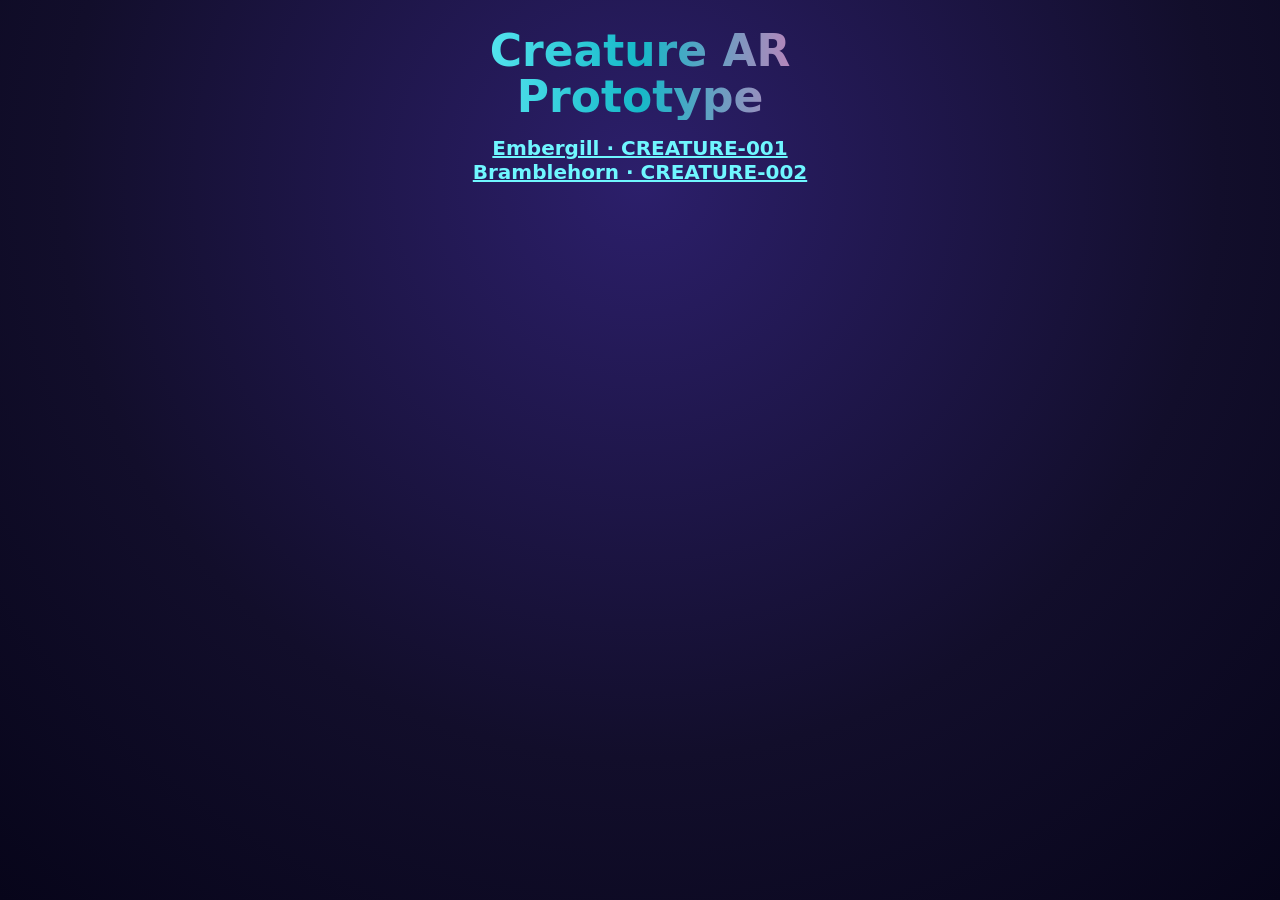
<file: index.html>
<!DOCTYPE html>
<html lang="en">
<head>
<meta charset="utf-8">
<meta name="viewport" content="width=device-width, initial-scale=1">
<title>Creature AR Prototype</title>
<link rel="stylesheet" href="style.css">
</head>
<body>
<main class="card">
  <h1>Creature AR Prototype</h1>
  <ul class="list"><li><a href="c/creature-001/">Embergill · CREATURE-001</a></li><li><a href="c/creature-002/">Bramblehorn · CREATURE-002</a></li></ul>
</main>
</body>
</html>
</file>
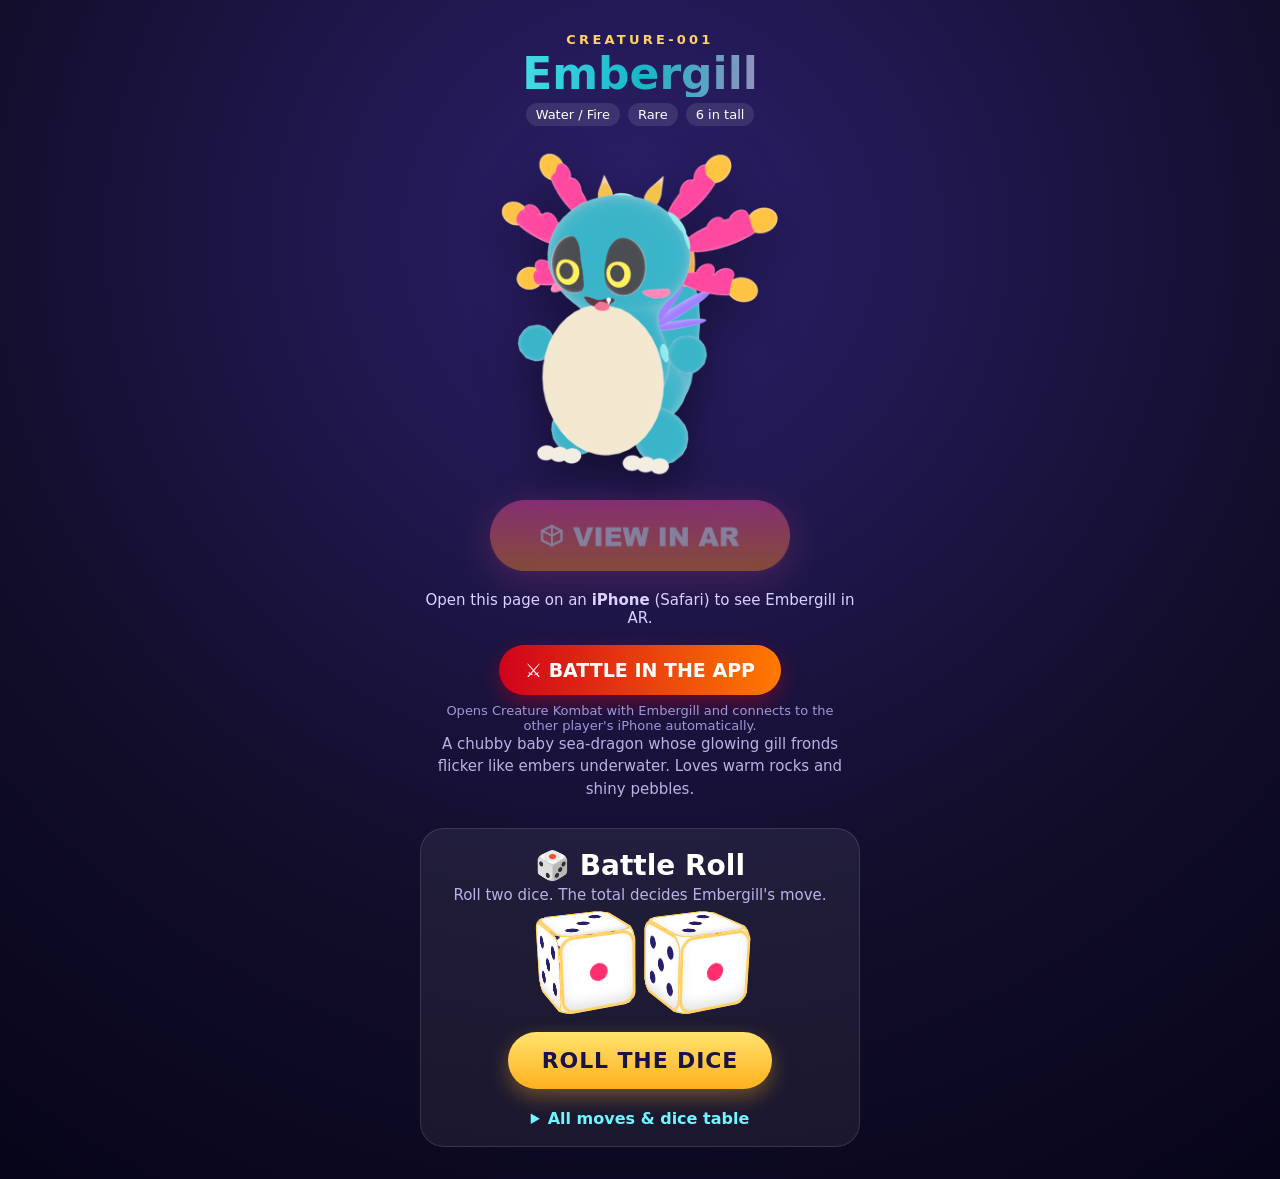
<file: c/creature-001/index.html>
<!DOCTYPE html>
<html lang="en">
<head>
<meta charset="utf-8">
<meta name="viewport" content="width=device-width, initial-scale=1, viewport-fit=cover">
<title>Embergill · CREATURE-001</title>
<meta name="theme-color" content="#120e2b">
<link rel="stylesheet" href="../../style.css">
</head>
<body style="--accent:#16b8c8">
<main class="card">
  <p class="id">CREATURE-001</p>
  <h1>Embergill</h1>
  <p class="meta"><span>Water / Fire</span><span>Rare</span><span>6 in tall</span></p>

  <!-- Tapping the creature also opens AR (Safari requires an <a rel="ar"> that wraps an image) -->
  <a class="hero" rel="ar" href="../../assets/creature-001/creature.usdz#allowsContentScaling=0">
    <img src="../../assets/creature-001/creature-preview.png" alt="Embergill" width="512" height="512">
  </a>

  <a class="ar-button" rel="ar" href="../../assets/creature-001/creature.usdz#allowsContentScaling=0">
    <img src="../../assets/view-in-ar.png" alt="VIEW IN AR" width="320" height="75">
  </a>

  <p class="hint" id="hint">Tap <b>VIEW IN AR</b>, then point your iPhone at a table or the floor.</p>
  <a class="app-battle" id="appBattle" href="embergill://battle?creature=CREATURE-001">⚔️ BATTLE IN THE APP</a>
  <p class="app-missing" id="appMissing" hidden>Creature Kombat isn't installed on this iPhone yet.
    Connect this iPhone to the Mac with a cable so the app can be installed, then tap again.</p>
  <p class="app-note">Opens Creature Kombat with Embergill and connects to the other player's iPhone automatically.</p>
  <p class="desc">A chubby baby sea-dragon whose glowing gill fronds flicker like embers underwater. Loves warm rocks and shiny pebbles.</p>

  <section class="battle">
    <h2>🎲 Battle Roll</h2>
    <p class="sub">Roll two dice. The total decides Embergill's move.</p>
    <div class="dice" aria-live="polite">
      <div class="die" id="d1"><div class="face f1"><i class="pip" style="grid-area:2/2"></i></div><div class="face f2"><i class="pip" style="grid-area:1/3"></i><i class="pip" style="grid-area:3/1"></i></div><div class="face f3"><i class="pip" style="grid-area:1/3"></i><i class="pip" style="grid-area:2/2"></i><i class="pip" style="grid-area:3/1"></i></div><div class="face f4"><i class="pip" style="grid-area:1/1"></i><i class="pip" style="grid-area:1/3"></i><i class="pip" style="grid-area:3/1"></i><i class="pip" style="grid-area:3/3"></i></div><div class="face f5"><i class="pip" style="grid-area:1/1"></i><i class="pip" style="grid-area:1/3"></i><i class="pip" style="grid-area:2/2"></i><i class="pip" style="grid-area:3/1"></i><i class="pip" style="grid-area:3/3"></i></div><div class="face f6"><i class="pip" style="grid-area:1/1"></i><i class="pip" style="grid-area:1/3"></i><i class="pip" style="grid-area:2/1"></i><i class="pip" style="grid-area:2/3"></i><i class="pip" style="grid-area:3/1"></i><i class="pip" style="grid-area:3/3"></i></div></div>
      <div class="die" id="d2"><div class="face f1"><i class="pip" style="grid-area:2/2"></i></div><div class="face f2"><i class="pip" style="grid-area:1/3"></i><i class="pip" style="grid-area:3/1"></i></div><div class="face f3"><i class="pip" style="grid-area:1/3"></i><i class="pip" style="grid-area:2/2"></i><i class="pip" style="grid-area:3/1"></i></div><div class="face f4"><i class="pip" style="grid-area:1/1"></i><i class="pip" style="grid-area:1/3"></i><i class="pip" style="grid-area:3/1"></i><i class="pip" style="grid-area:3/3"></i></div><div class="face f5"><i class="pip" style="grid-area:1/1"></i><i class="pip" style="grid-area:1/3"></i><i class="pip" style="grid-area:2/2"></i><i class="pip" style="grid-area:3/1"></i><i class="pip" style="grid-area:3/3"></i></div><div class="face f6"><i class="pip" style="grid-area:1/1"></i><i class="pip" style="grid-area:1/3"></i><i class="pip" style="grid-area:2/1"></i><i class="pip" style="grid-area:2/3"></i><i class="pip" style="grid-area:3/1"></i><i class="pip" style="grid-area:3/3"></i></div></div>
    </div>
    <button class="roll" id="roll" type="button">ROLL THE DICE</button>
    <div class="result" id="result" hidden>
      <p class="total" id="total"></p>
      <p class="move" id="move"></p>
      <p class="movetext" id="movetext"></p>
      <a class="ar-result" rel="ar" data-action="fireball" href="../../assets/creature-001/actions/fireball.usdz#allowsContentScaling=0" hidden><img src="../../assets/creature-001/actions/btn-fireball.png" alt="See Fireball in AR"></a><a class="ar-result" rel="ar" data-action="shield" href="../../assets/creature-001/actions/shield.usdz#allowsContentScaling=0" hidden><img src="../../assets/creature-001/actions/btn-shield.png" alt="See Shield in AR"></a><a class="ar-result" rel="ar" data-action="jump" href="../../assets/creature-001/actions/jump.usdz#allowsContentScaling=0" hidden><img src="../../assets/creature-001/actions/btn-jump.png" alt="See Jump in AR"></a><a class="ar-result" rel="ar" data-action="roar" href="../../assets/creature-001/actions/roar.usdz#allowsContentScaling=0" hidden><img src="../../assets/creature-001/actions/btn-roar.png" alt="See Roar in AR"></a><a class="ar-result" rel="ar" data-action="run_attack" href="../../assets/creature-001/actions/run_attack.usdz#allowsContentScaling=0" hidden><img src="../../assets/creature-001/actions/btn-run_attack.png" alt="See Run Attack in AR"></a>
    </div>
    <details class="moves">
      <summary>All moves &amp; dice table</summary>
      <div class="grid"><a rel="ar" href="../../assets/creature-001/actions/fireball.usdz#allowsContentScaling=0"><img src="../../assets/creature-001/actions/tile-fireball.png" alt="Fireball"></a><a rel="ar" href="../../assets/creature-001/actions/shield.usdz#allowsContentScaling=0"><img src="../../assets/creature-001/actions/tile-shield.png" alt="Shield"></a><a rel="ar" href="../../assets/creature-001/actions/jump.usdz#allowsContentScaling=0"><img src="../../assets/creature-001/actions/tile-jump.png" alt="Jump"></a><a rel="ar" href="../../assets/creature-001/actions/roar.usdz#allowsContentScaling=0"><img src="../../assets/creature-001/actions/tile-roar.png" alt="Roar"></a><a rel="ar" href="../../assets/creature-001/actions/run_attack.usdz#allowsContentScaling=0"><img src="../../assets/creature-001/actions/tile-run_attack.png" alt="Run Attack"></a></div>
    </details>
  </section>
</main>
<script>
  var ACTIONS = [{"id": "fireball", "name": "Fireball", "emoji": "🔥", "rolls": [6, 7, 8], "text": "Embergill inhales and blasts a blazing fireball!"}, {"id": "shield", "name": "Shield", "emoji": "🛡️", "rolls": [4, 5], "text": "A shimmering bubble shield snaps up around Embergill."}, {"id": "jump", "name": "Jump", "emoji": "🦘", "rolls": [9, 10], "text": "Embergill springs into the air with a front flip!"}, {"id": "roar", "name": "Roar", "emoji": "📣", "rolls": [2, 3], "text": "A rare, earth-shaking ROAR! Shock waves everywhere."}, {"id": "run_attack", "name": "Run Attack", "emoji": "⚡", "rolls": [11, 12], "text": "CRITICAL! Embergill charges in with a lightning slash!"}];
  // ---- dice: each die is a 3D cube; we spin it and land on the rolled face
  var FACE = {1: [0, 0], 2: [0, -90], 3: [-90, 0], 4: [90, 0], 5: [0, 90], 6: [0, 180]};
  var spins = [0, 0];
  function d6() { var a = new Uint32Array(1); crypto.getRandomValues(a); return 1 + (a[0] % 6); }
  function land(el, i, v) {
    spins[i] += 2 + Math.floor(Math.random() * 2);
    var f = FACE[v];
    el.style.transform = "rotateX(" + (f[0] + 360 * spins[i]) + "deg) rotateY(" + (f[1] + 360 * spins[i]) + "deg)";
  }
  document.getElementById("roll").addEventListener("click", function () {
    var btn = this, a = d6(), b = d6(), total = a + b;
    btn.disabled = true;
    document.getElementById("result").hidden = true;
    land(document.getElementById("d1"), 0, a);
    land(document.getElementById("d2"), 1, b);
    setTimeout(function () {
      var act = ACTIONS.find(function (x) { return x.rolls.indexOf(total) >= 0; });
      document.getElementById("total").textContent = a + " + " + b + " = " + total;
      document.getElementById("move").textContent = act.emoji + " " + act.name.toUpperCase() + "!";
      document.getElementById("movetext").textContent = act.text;
      document.querySelectorAll(".result .ar-result").forEach(function (el) {
        el.hidden = el.dataset.action !== act.id;
      });
      document.getElementById("result").hidden = false;
      btn.disabled = false;
      btn.textContent = "ROLL AGAIN";
      document.getElementById("result").scrollIntoView({behavior: "smooth", block: "center"});
    }, 1300);
  });

  // If the app isn't installed, the embergill:// link silently fails: after a moment the page is still
  // showing, so explain instead of leaving the player stuck.
  document.getElementById("appBattle").addEventListener("click", function () {
    var t = setTimeout(function () {
      if (!document.hidden) document.getElementById("appMissing").hidden = false;
    }, 1600);
    document.addEventListener("visibilitychange", function () { if (document.hidden) clearTimeout(t); }, {once: true});
  });

  // AR Quick Look needs iPhone/iPad Safari. Elsewhere, say so instead of silently downloading a file.
  var a = document.createElement("a");
  if (!(a.relList && a.relList.supports && a.relList.supports("ar"))) {
    document.getElementById("hint").innerHTML =
      "Open this page on an <b>iPhone</b> (Safari) to see Embergill in AR.";
    document.body.classList.add("no-ar");
  }
</script>
</body>
</html>
</file>
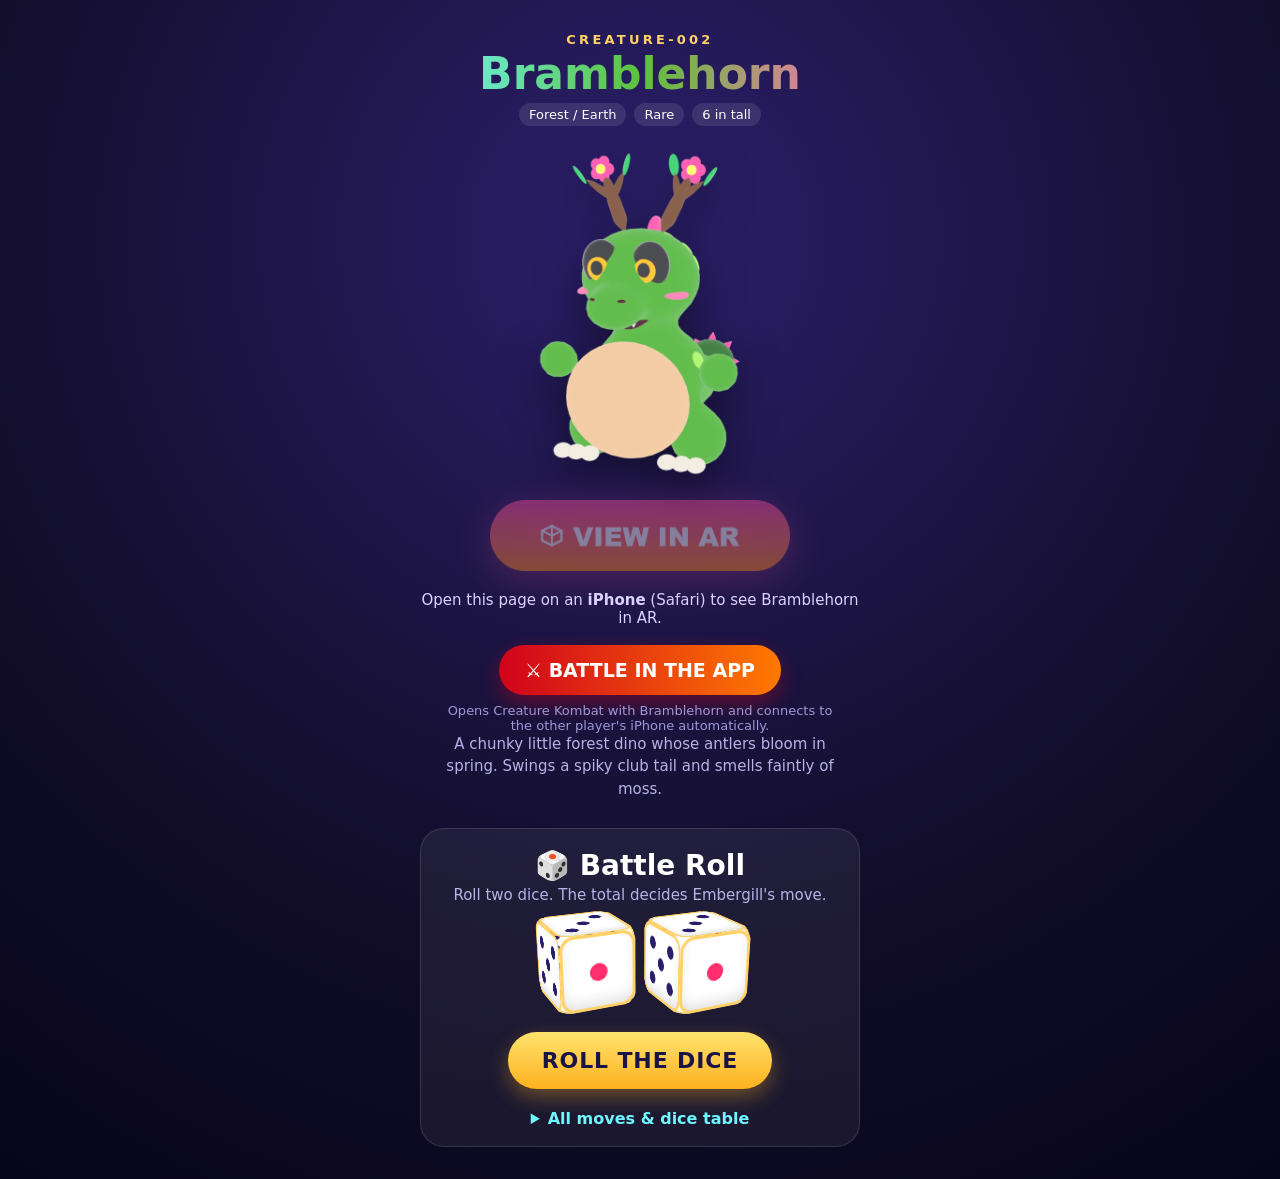
<file: c/creature-002/index.html>
<!DOCTYPE html>
<html lang="en">
<head>
<meta charset="utf-8">
<meta name="viewport" content="width=device-width, initial-scale=1, viewport-fit=cover">
<title>Bramblehorn · CREATURE-002</title>
<meta name="theme-color" content="#120e2b">
<link rel="stylesheet" href="../../style.css">
</head>
<body style="--accent:#5cc23a">
<main class="card">
  <p class="id">CREATURE-002</p>
  <h1>Bramblehorn</h1>
  <p class="meta"><span>Forest / Earth</span><span>Rare</span><span>6 in tall</span></p>

  <!-- Tapping the creature also opens AR (Safari requires an <a rel="ar"> that wraps an image) -->
  <a class="hero" rel="ar" href="../../assets/creature-002/creature.usdz#allowsContentScaling=0">
    <img src="../../assets/creature-002/creature-preview.png" alt="Bramblehorn" width="512" height="512">
  </a>

  <a class="ar-button" rel="ar" href="../../assets/creature-002/creature.usdz#allowsContentScaling=0">
    <img src="../../assets/view-in-ar.png" alt="VIEW IN AR" width="320" height="75">
  </a>

  <p class="hint" id="hint">Tap <b>VIEW IN AR</b>, then point your iPhone at a table or the floor.</p>
  <a class="app-battle" id="appBattle" href="embergill://battle?creature=CREATURE-002">⚔️ BATTLE IN THE APP</a>
  <p class="app-missing" id="appMissing" hidden>Creature Kombat isn't installed on this iPhone yet.
    Connect this iPhone to the Mac with a cable so the app can be installed, then tap again.</p>
  <p class="app-note">Opens Creature Kombat with Bramblehorn and connects to the other player's iPhone automatically.</p>
  <p class="desc">A chunky little forest dino whose antlers bloom in spring. Swings a spiky club tail and smells faintly of moss.</p>

  <section class="battle">
    <h2>🎲 Battle Roll</h2>
    <p class="sub">Roll two dice. The total decides Embergill's move.</p>
    <div class="dice" aria-live="polite">
      <div class="die" id="d1"><div class="face f1"><i class="pip" style="grid-area:2/2"></i></div><div class="face f2"><i class="pip" style="grid-area:1/3"></i><i class="pip" style="grid-area:3/1"></i></div><div class="face f3"><i class="pip" style="grid-area:1/3"></i><i class="pip" style="grid-area:2/2"></i><i class="pip" style="grid-area:3/1"></i></div><div class="face f4"><i class="pip" style="grid-area:1/1"></i><i class="pip" style="grid-area:1/3"></i><i class="pip" style="grid-area:3/1"></i><i class="pip" style="grid-area:3/3"></i></div><div class="face f5"><i class="pip" style="grid-area:1/1"></i><i class="pip" style="grid-area:1/3"></i><i class="pip" style="grid-area:2/2"></i><i class="pip" style="grid-area:3/1"></i><i class="pip" style="grid-area:3/3"></i></div><div class="face f6"><i class="pip" style="grid-area:1/1"></i><i class="pip" style="grid-area:1/3"></i><i class="pip" style="grid-area:2/1"></i><i class="pip" style="grid-area:2/3"></i><i class="pip" style="grid-area:3/1"></i><i class="pip" style="grid-area:3/3"></i></div></div>
      <div class="die" id="d2"><div class="face f1"><i class="pip" style="grid-area:2/2"></i></div><div class="face f2"><i class="pip" style="grid-area:1/3"></i><i class="pip" style="grid-area:3/1"></i></div><div class="face f3"><i class="pip" style="grid-area:1/3"></i><i class="pip" style="grid-area:2/2"></i><i class="pip" style="grid-area:3/1"></i></div><div class="face f4"><i class="pip" style="grid-area:1/1"></i><i class="pip" style="grid-area:1/3"></i><i class="pip" style="grid-area:3/1"></i><i class="pip" style="grid-area:3/3"></i></div><div class="face f5"><i class="pip" style="grid-area:1/1"></i><i class="pip" style="grid-area:1/3"></i><i class="pip" style="grid-area:2/2"></i><i class="pip" style="grid-area:3/1"></i><i class="pip" style="grid-area:3/3"></i></div><div class="face f6"><i class="pip" style="grid-area:1/1"></i><i class="pip" style="grid-area:1/3"></i><i class="pip" style="grid-area:2/1"></i><i class="pip" style="grid-area:2/3"></i><i class="pip" style="grid-area:3/1"></i><i class="pip" style="grid-area:3/3"></i></div></div>
    </div>
    <button class="roll" id="roll" type="button">ROLL THE DICE</button>
    <div class="result" id="result" hidden>
      <p class="total" id="total"></p>
      <p class="move" id="move"></p>
      <p class="movetext" id="movetext"></p>
      <a class="ar-result" rel="ar" data-action="fireball" href="../../assets/creature-002/actions/fireball.usdz#allowsContentScaling=0" hidden><img src="../../assets/creature-002/actions/btn-fireball.png" alt="See Thorn Blast in AR"></a><a class="ar-result" rel="ar" data-action="shield" href="../../assets/creature-002/actions/shield.usdz#allowsContentScaling=0" hidden><img src="../../assets/creature-002/actions/btn-shield.png" alt="See Bark Shield in AR"></a><a class="ar-result" rel="ar" data-action="jump" href="../../assets/creature-002/actions/jump.usdz#allowsContentScaling=0" hidden><img src="../../assets/creature-002/actions/btn-jump.png" alt="See Jump in AR"></a><a class="ar-result" rel="ar" data-action="roar" href="../../assets/creature-002/actions/roar.usdz#allowsContentScaling=0" hidden><img src="../../assets/creature-002/actions/btn-roar.png" alt="See Bloom Roar in AR"></a><a class="ar-result" rel="ar" data-action="run_attack" href="../../assets/creature-002/actions/run_attack.usdz#allowsContentScaling=0" hidden><img src="../../assets/creature-002/actions/btn-run_attack.png" alt="See Horn Charge in AR"></a>
    </div>
    <details class="moves">
      <summary>All moves &amp; dice table</summary>
      <div class="grid"><a rel="ar" href="../../assets/creature-002/actions/fireball.usdz#allowsContentScaling=0"><img src="../../assets/creature-002/actions/tile-fireball.png" alt="Thorn Blast"></a><a rel="ar" href="../../assets/creature-002/actions/shield.usdz#allowsContentScaling=0"><img src="../../assets/creature-002/actions/tile-shield.png" alt="Bark Shield"></a><a rel="ar" href="../../assets/creature-002/actions/jump.usdz#allowsContentScaling=0"><img src="../../assets/creature-002/actions/tile-jump.png" alt="Jump"></a><a rel="ar" href="../../assets/creature-002/actions/roar.usdz#allowsContentScaling=0"><img src="../../assets/creature-002/actions/tile-roar.png" alt="Bloom Roar"></a><a rel="ar" href="../../assets/creature-002/actions/run_attack.usdz#allowsContentScaling=0"><img src="../../assets/creature-002/actions/tile-run_attack.png" alt="Horn Charge"></a></div>
    </details>
  </section>
</main>
<script>
  var ACTIONS = [{"id": "fireball", "name": "Thorn Blast", "emoji": "🌿", "rolls": [6, 7, 8], "text": "Bramblehorn fires a glowing ball of thorns!"}, {"id": "shield", "name": "Bark Shield", "emoji": "🛡️", "rolls": [4, 5], "text": "A leafy green shield blooms around Bramblehorn."}, {"id": "jump", "name": "Jump", "emoji": "🦘", "rolls": [9, 10], "text": "Bramblehorn leaps with a heavy front flip!"}, {"id": "roar", "name": "Bloom Roar", "emoji": "🌸", "rolls": [2, 3], "text": "A booming roar that blasts out petals!"}, {"id": "run_attack", "name": "Horn Charge", "emoji": "🦌", "rolls": [11, 12], "text": "Bramblehorn lowers his antlers and charges!"}];
  // ---- dice: each die is a 3D cube; we spin it and land on the rolled face
  var FACE = {1: [0, 0], 2: [0, -90], 3: [-90, 0], 4: [90, 0], 5: [0, 90], 6: [0, 180]};
  var spins = [0, 0];
  function d6() { var a = new Uint32Array(1); crypto.getRandomValues(a); return 1 + (a[0] % 6); }
  function land(el, i, v) {
    spins[i] += 2 + Math.floor(Math.random() * 2);
    var f = FACE[v];
    el.style.transform = "rotateX(" + (f[0] + 360 * spins[i]) + "deg) rotateY(" + (f[1] + 360 * spins[i]) + "deg)";
  }
  document.getElementById("roll").addEventListener("click", function () {
    var btn = this, a = d6(), b = d6(), total = a + b;
    btn.disabled = true;
    document.getElementById("result").hidden = true;
    land(document.getElementById("d1"), 0, a);
    land(document.getElementById("d2"), 1, b);
    setTimeout(function () {
      var act = ACTIONS.find(function (x) { return x.rolls.indexOf(total) >= 0; });
      document.getElementById("total").textContent = a + " + " + b + " = " + total;
      document.getElementById("move").textContent = act.emoji + " " + act.name.toUpperCase() + "!";
      document.getElementById("movetext").textContent = act.text;
      document.querySelectorAll(".result .ar-result").forEach(function (el) {
        el.hidden = el.dataset.action !== act.id;
      });
      document.getElementById("result").hidden = false;
      btn.disabled = false;
      btn.textContent = "ROLL AGAIN";
      document.getElementById("result").scrollIntoView({behavior: "smooth", block: "center"});
    }, 1300);
  });

  // If the app isn't installed, the embergill:// link silently fails: after a moment the page is still
  // showing, so explain instead of leaving the player stuck.
  document.getElementById("appBattle").addEventListener("click", function () {
    var t = setTimeout(function () {
      if (!document.hidden) document.getElementById("appMissing").hidden = false;
    }, 1600);
    document.addEventListener("visibilitychange", function () { if (document.hidden) clearTimeout(t); }, {once: true});
  });

  // AR Quick Look needs iPhone/iPad Safari. Elsewhere, say so instead of silently downloading a file.
  var a = document.createElement("a");
  if (!(a.relList && a.relList.supports && a.relList.supports("ar"))) {
    document.getElementById("hint").innerHTML =
      "Open this page on an <b>iPhone</b> (Safari) to see Bramblehorn in AR.";
    document.body.classList.add("no-ar");
  }
</script>
</body>
</html>
</file>
<file: style.css>
:root { color-scheme: dark; }
* { box-sizing: border-box; }
body { margin: 0; min-height: 100vh; font-family: -apple-system, "SF Pro Rounded", system-ui, sans-serif;
  color: #fff; background: radial-gradient(circle at 50% 20%, #2c1f6b 0%, #120e2b 60%, #07051a 100%);
  display: flex; justify-content: center; padding: 24px 16px calc(24px + env(safe-area-inset-bottom)); }
.card { width: 100%; max-width: 440px; text-align: center; }
.id { margin: 8px 0 0; letter-spacing: .25em; font-size: 13px; font-weight: 700; color: #ffd166; }
h1 { margin: 4px 0 6px; font-size: 44px; line-height: 1.05; font-weight: 900;
  background: linear-gradient(90deg, #6ff7ff, var(--accent, #16b8c8), #ff6fb5);
  -webkit-background-clip: text; background-clip: text; color: transparent; }
.meta { display: flex; gap: 8px; justify-content: center; flex-wrap: wrap; margin: 0 0 8px; }
.meta span { font-size: 13px; padding: 4px 10px; border-radius: 99px; background: rgba(255,255,255,.1); }
.hero { display: block; margin: 0 auto; }
.hero img { width: 100%; max-width: 360px; height: auto; display: block; margin: 0 auto;
  filter: drop-shadow(0 18px 24px rgba(0,0,0,.45)); animation: bob 3s ease-in-out infinite; }
@keyframes bob { 50% { transform: translateY(-8px) scale(1.01); } }
.ar-button { display: inline-block; margin: 6px 0 10px; }
.ar-button img { width: 300px; max-width: 80vw; height: auto; display: block;
  filter: drop-shadow(0 8px 18px rgba(255,90,150,.45)); }
.no-ar .ar-button { opacity: .45; pointer-events: none; }
.hint { font-size: 15px; color: #d9d4ff; margin: 6px 0 14px; }
.desc { font-size: 15px; line-height: 1.5; color: #b8b2e6; margin: 0 8px; }
.list { list-style: none; padding: 0; }
.app-battle { display: inline-block; margin: 4px 0 4px; padding: 14px 26px; border-radius: 99px; font-weight: 900;
  font-size: 19px; color: #fff; text-decoration: none; background: linear-gradient(90deg, #d0021b, #ff7a00);
  box-shadow: 0 8px 20px rgba(208,2,27,.4); }
.app-missing { margin: 8px 12px; padding: 10px 14px; border-radius: 14px; background: rgba(255,209,102,.15);
  color: #ffd166; font-size: 14px; }
.app-note { margin: 4px 16px 0; font-size: 13px; color: #9f98d6; }
.battle { margin: 28px 0 8px; padding: 20px 14px 18px; border-radius: 24px;
  background: rgba(255,255,255,.06); border: 1px solid rgba(255,255,255,.12); }
.battle h2 { margin: 0; font-size: 28px; font-weight: 900; }
.sub { margin: 4px 0 18px; color: #b8b2e6; font-size: 15px; }
.dice { display: flex; justify-content: center; gap: 34px; perspective: 600px; height: 92px; margin-bottom: 18px; }
.die { width: 76px; height: 76px; position: relative; transform-style: preserve-3d;
  transition: transform 1.25s cubic-bezier(.2,.8,.25,1); transform: rotateX(-20deg) rotateY(25deg); }
.face { position: absolute; inset: 0; border-radius: 14px; background: #fff; display: grid; padding: 10px;
  grid-template: repeat(3, 1fr) / repeat(3, 1fr); box-shadow: inset 0 0 0 3px #ffd166, inset 0 -8px 14px rgba(0,0,0,.12); }
.pip { width: 13px; height: 13px; border-radius: 50%; background: #2a1d6b; align-self: center; justify-self: center; }
.face.f1 .pip { background: #ff2f6d; width: 18px; height: 18px; }
.f1 { transform: translateZ(38px); } .f6 { transform: rotateY(180deg) translateZ(38px); }
.f2 { transform: rotateY(90deg) translateZ(38px); } .f5 { transform: rotateY(-90deg) translateZ(38px); }
.f3 { transform: rotateX(90deg) translateZ(38px); } .f4 { transform: rotateX(-90deg) translateZ(38px); }
.roll { font: 900 22px -apple-system, system-ui, sans-serif; letter-spacing: .04em; color: #1a1446; border: 0;
  padding: 16px 34px; border-radius: 99px; background: linear-gradient(#ffe36e, #ffb11f);
  box-shadow: 0 8px 20px rgba(255,177,31,.35); }
.roll:active { transform: scale(.97); }
.roll:disabled { opacity: .6; }
.result { margin-top: 18px; }
.total { margin: 0; color: #ffd166; font-weight: 700; font-size: 18px; }
.move { margin: 4px 0; font-size: 32px; font-weight: 900; }
.movetext { margin: 0 0 12px; color: #d9d4ff; }
.ar-result img { width: 300px; max-width: 82vw; height: auto; filter: drop-shadow(0 8px 18px rgba(0,0,0,.4)); }
.moves { margin-top: 20px; text-align: left; }
.moves summary { color: #6ff7ff; font-weight: 700; cursor: pointer; text-align: center; }
.grid { display: grid; grid-template-columns: repeat(3, 1fr); gap: 10px; margin-top: 12px; }
.grid img { width: 100%; height: auto; display: block; }
.no-ar .ar-result, .no-ar .grid a { pointer-events: none; opacity: .5; }
.list a { color: #6ff7ff; font-size: 20px; font-weight: 700; }
</file>
